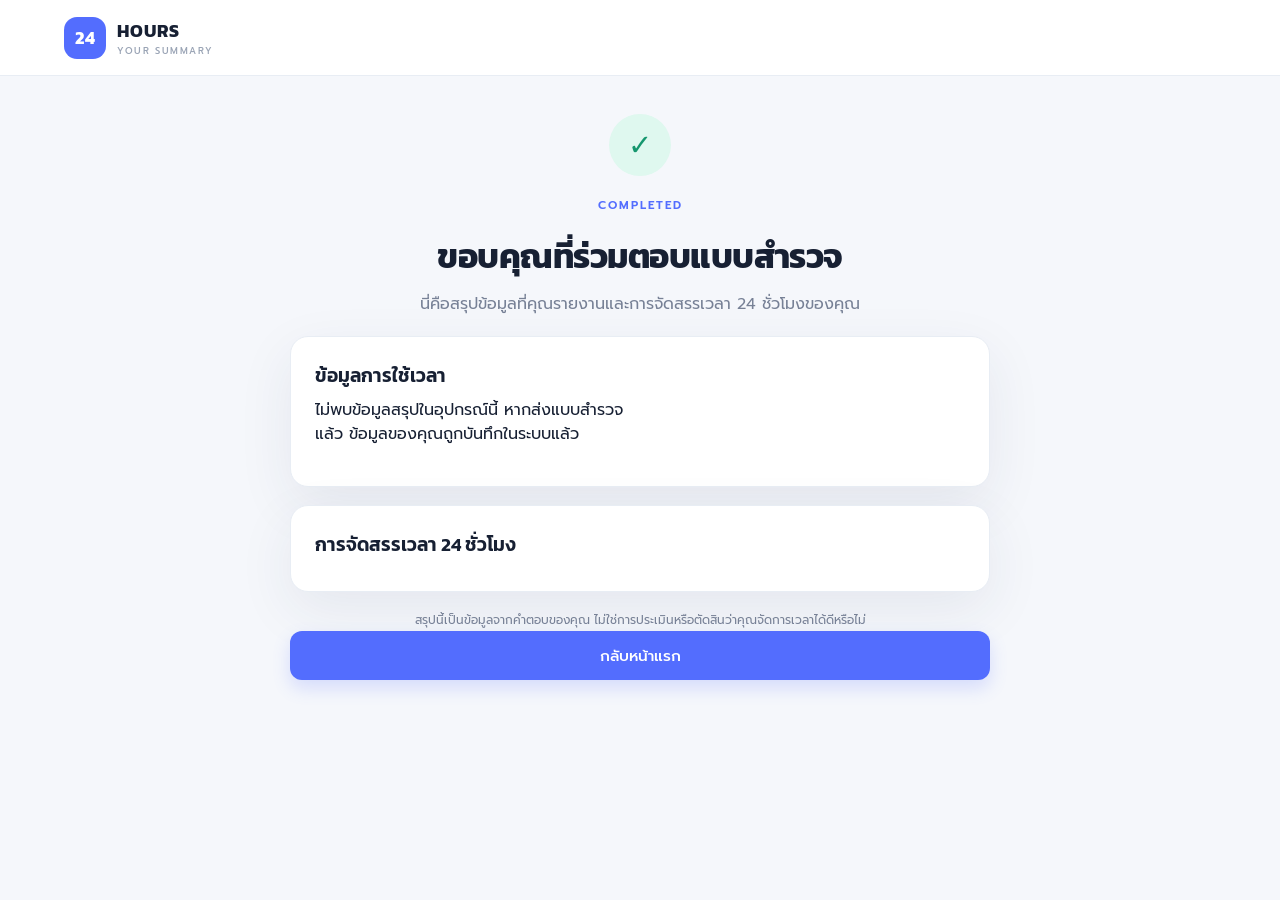
<file: participant/result.html>
<!DOCTYPE html>
<html lang="th"><head><meta charset="UTF-8"><meta name="viewport" content="width=device-width, initial-scale=1.0"><title>สรุปผล | 24 HOURS</title><link href="https://fonts.googleapis.com/css2?family=Kanit:wght@300;400;500;600;700&family=Prompt:wght@300;400;500;600&display=swap" rel="stylesheet"><link rel="stylesheet" href="../assets/css/style.css"></head>
<body class="app-bg"><header class="topbar"><a class="brand" href="../index.html"><span class="brand-mark">24</span><span>HOURS<span class="brand-sub">YOUR SUMMARY</span></span></a></header>
<main class="result-shell"><div class="success-icon">✓</div><div class="section-kicker">COMPLETED</div><h1>ขอบคุณที่ร่วมตอบแบบสำรวจ</h1><p class="muted">นี่คือสรุปข้อมูลที่คุณรายงานและการจัดสรรเวลา 24 ชั่วโมงของคุณ</p><section class="summary-card"><h2>ข้อมูลการใช้เวลา</h2><div id="personalSummary" class="summary-grid"></div></section><section class="summary-card"><h2>การจัดสรรเวลา 24 ชั่วโมง</h2><div id="allocationSummary"></div></section><p class="privacy-note">สรุปนี้เป็นข้อมูลจากคำตอบของคุณ ไม่ใช่การประเมินหรือตัดสินว่าคุณจัดการเวลาได้ดีหรือไม่</p><a href="../index.html" class="btn btn-primary btn-wide">กลับหน้าแรก</a></main>
<script src="../assets/js/result.js"></script></body></html>
</file>
<file: assets/css/style.css>
*{box-sizing:border-box} :root{--ink:#172033;--muted:#778196;--line:#e8edf4;--paper:#fff;--bg:#f5f7fb;--blue:#536dfe;--blue2:#4056df;--mint:#dff8ef;--shadow:0 18px 55px rgba(35,51,86,.08)}body{margin:0;background:var(--bg);color:var(--ink);font-family:'Prompt',sans-serif}h1,h2,h3,p{margin-top:0}h1{font-family:'Kanit',sans-serif;font-size:clamp(2rem,5vw,3.5rem);line-height:1.2;letter-spacing:-.5px;margin-bottom:14px}h2{font:600 1.2rem 'Kanit',sans-serif;margin-bottom:8px}.topbar{height:76px;padding:0 max(5vw,22px);display:flex;align-items:center;justify-content:space-between;background:#fff;border-bottom:1px solid var(--line)}.brand{display:flex;align-items:center;gap:11px;text-decoration:none;color:var(--ink);font:700 1.15rem 'Kanit',sans-serif;letter-spacing:1px}.brand-mark{width:42px;height:42px;border-radius:13px;background:var(--blue);color:white;display:grid;place-items:center;font-size:1.1rem}.brand-sub{display:block;font:500 .58rem 'Prompt',sans-serif;letter-spacing:1.6px;color:#9aa4b5}.text-link{color:var(--muted);text-decoration:none;font-size:.9rem}.hero-wrap{min-height:calc(100vh - 76px);display:flex;flex-direction:column;align-items:center;justify-content:center;padding:48px 20px 20px;background:radial-gradient(ellipse at 50% 0%,#e6eaff 0,transparent 55%)}.hero-card{width:min(780px,100%);padding:clamp(28px,6vw,64px);background:#fff;border:1px solid #edf0f7;border-radius:30px;box-shadow:var(--shadow)}.eyebrow,.section-kicker{font-size:.72rem;font-weight:600;letter-spacing:2px;color:var(--blue);margin-bottom:22px}.pulse{display:inline-block;width:8px;height:8px;background:#34c99a;border-radius:50%;margin-right:8px}.hero-card h1 span{color:var(--blue)}.hero-copy{max-width:560px;color:var(--muted);line-height:1.9;margin-bottom:30px}.stats-row{display:flex;gap:30px;flex-wrap:wrap;padding:22px 0;border-top:1px solid var(--line);border-bottom:1px solid var(--line);margin-bottom:28px}.stats-row div{display:flex;flex-direction:column;gap:2px}.stats-row strong{font:600 1.25rem 'Kanit',sans-serif}.stats-row small,.muted,.privacy-note{color:var(--muted)}.stats-row small{font-size:.75rem}.btn{border:0;border-radius:12px;padding:13px 20px;font:500 .95rem 'Prompt',sans-serif;text-decoration:none;display:inline-flex;align-items:center;justify-content:center;gap:14px;cursor:pointer;transition:.2s}.btn-primary{background:var(--blue);color:#fff;box-shadow:0 8px 18px rgba(83,109,254,.2)}.btn-primary:hover{background:var(--blue2);transform:translateY(-1px)}.btn-wide{width:100%}.btn-quiet{background:#f0f2f8;color:#59647a}.btn-small{padding:9px 13px;font-size:.82rem}.privacy-note{font-size:.75rem;line-height:1.7;text-align:center;margin:16px 0 0}.site-footer{font-size:.65rem;letter-spacing:2px;color:#a5adbb;margin-top:26px}.app-bg{min-height:100vh}.form-shell,.result-shell,.dashboard-shell{width:min(900px,calc(100% - 32px));margin:38px auto 70px}.progress-track{height:6px;background:#e7eaf2;border-radius:9px;overflow:hidden;margin-bottom:26px}.progress-fill{height:100%;width:33.33%;background:var(--blue);border-radius:9px;transition:width .25s}.step-label{font-size:.8rem;color:var(--muted)}.survey-step{display:none;background:#fff;border:1px solid var(--line);border-radius:22px;padding:clamp(22px,5vw,42px);box-shadow:var(--shadow)}.survey-step.active{display:block}.survey-step h1,.result-shell h1{font-size:2.15rem}.muted{line-height:1.7}.field-label{display:block;font-size:.9rem;font-weight:500;margin:22px 0 8px}input,select,textarea{width:100%;border:1px solid #dfe4ed;border-radius:11px;background:#fff;padding:13px 14px;font:400 .95rem 'Prompt',sans-serif;color:var(--ink);outline:none}input:focus,select:focus,textarea:focus{border-color:var(--blue);box-shadow:0 0 0 3px rgba(83,109,254,.1)}.two-col{display:grid;grid-template-columns:1fr 1fr;gap:16px}.notice{background:#f0f4ff;color:#5b6790;border-radius:11px;padding:13px 15px;font-size:.82rem;line-height:1.6;margin-top:20px}.form-actions{display:flex;justify-content:flex-end;gap:10px;margin-top:18px}.form-actions [hidden]{display:none}.error-text{color:#d04455;font-size:.85rem;min-height:20px;margin:12px 0}.question-card{padding:18px 0;border-bottom:1px solid var(--line)}.question-card:last-child{border-bottom:0}.question-title{font-weight:500;margin-bottom:12px}.likert{display:grid;grid-template-columns:repeat(5,1fr);gap:8px}.likert label{border:1px solid var(--line);border-radius:10px;padding:9px 4px;text-align:center;font-size:.75rem;color:var(--muted);cursor:pointer}.likert input{width:auto;margin:0 4px 0 0;accent-color:var(--blue)}.allocation-total{display:flex;justify-content:space-between;align-items:center;padding:16px;background:#f5f7ff;border-radius:13px;margin:20px 0}.allocation-total strong{font:600 1.1rem 'Kanit',sans-serif;color:var(--blue)}.allocation-row{display:grid;grid-template-columns:1fr 90px;gap:15px;align-items:center;padding:12px 0;border-bottom:1px solid var(--line)}.allocation-row input{padding:9px}.allocation-row small{display:block;color:var(--muted);font-size:.76rem}.check-row{display:flex;align-items:flex-start;gap:10px;margin-top:24px;font-size:.83rem;line-height:1.6}.check-row input{width:auto;margin-top:4px;accent-color:var(--blue)}.result-shell{max-width:700px;text-align:center}.success-icon{width:62px;height:62px;border-radius:50%;background:var(--mint);color:#15976e;display:grid;place-items:center;font-size:1.8rem;margin:20px auto}.summary-card,.panel,.metric-card{background:#fff;border:1px solid var(--line);border-radius:18px;padding:24px;text-align:left;box-shadow:var(--shadow);margin:18px 0}.summary-grid{display:grid;grid-template-columns:1fr 1fr;gap:12px}.summary-item{padding:14px;background:#f7f8fc;border-radius:12px}.summary-item span{display:block;color:var(--muted);font-size:.75rem}.summary-item strong{font:600 1.25rem 'Kanit',sans-serif}.summary-bar{display:grid;grid-template-columns:120px 1fr 45px;gap:10px;align-items:center;margin:12px 0;font-size:.8rem}.bar-track{height:9px;background:#edf0f6;border-radius:9px;overflow:hidden}.bar-fill{height:100%;background:var(--blue);border-radius:9px}.login-shell{width:min(440px,calc(100% - 32px));margin:9vh auto}.login-card{background:#fff;padding:32px;border:1px solid var(--line);border-radius:22px;box-shadow:var(--shadow);margin-top:28px}.login-card h1{font-size:2rem}.login-card .btn{margin-top:24px}.top-actions{display:flex;align-items:center;gap:16px}.dashboard-shell{width:min(1180px,calc(100% - 32px))}.dashboard-heading{display:flex;align-items:center;justify-content:space-between;gap:20px;margin-bottom:24px}.dashboard-heading h1{font-size:2.3rem;margin-bottom:5px}.metric-grid{display:grid;grid-template-columns:repeat(4,1fr);gap:15px}.metric-card{margin:0;padding:20px}.metric-card span,.metric-card small{display:block;color:var(--muted);font-size:.8rem}.metric-card strong{display:block;font:600 2rem 'Kanit',sans-serif;margin:10px 0 2px}.dashboard-grid{display:grid;grid-template-columns:1fr 1fr;gap:16px}.panel{margin:18px 0}.panel-head{display:flex;align-items:center;justify-content:space-between;gap:15px;margin-bottom:18px}.panel-head h2{margin:0}.bar-item{margin:13px 0}.bar-label{display:flex;justify-content:space-between;font-size:.8rem;margin-bottom:6px}.bar-chart .bar-track{height:11px}.table-wrap{overflow-x:auto}table{width:100%;border-collapse:collapse;white-space:nowrap;font-size:.8rem}th,td{text-align:left;padding:13px 12px;border-bottom:1px solid var(--line)}th{color:var(--muted);font-weight:500;background:#fafbfe}td{color:#465168}@media(max-width:760px){.metric-grid{grid-template-columns:1fr 1fr}.dashboard-grid{grid-template-columns:1fr}.dashboard-heading{align-items:flex-start;flex-direction:column}.dashboard-heading .btn{width:100%}.two-col{grid-template-columns:1fr}.hero-card{border-radius:22px}.stats-row{gap:18px}.summary-grid{grid-template-columns:1fr 1fr}.topbar{padding:0 16px}.top-actions #adminEmail{display:none}}@media(max-width:430px){.metric-grid{grid-template-columns:1fr 1fr}.metric-card{padding:14px}.metric-card strong{font-size:1.5rem}.likert{gap:4px}.likert label{font-size:.66rem}.summary-bar{grid-template-columns:90px 1fr 35px;font-size:.72rem}}
</file>
